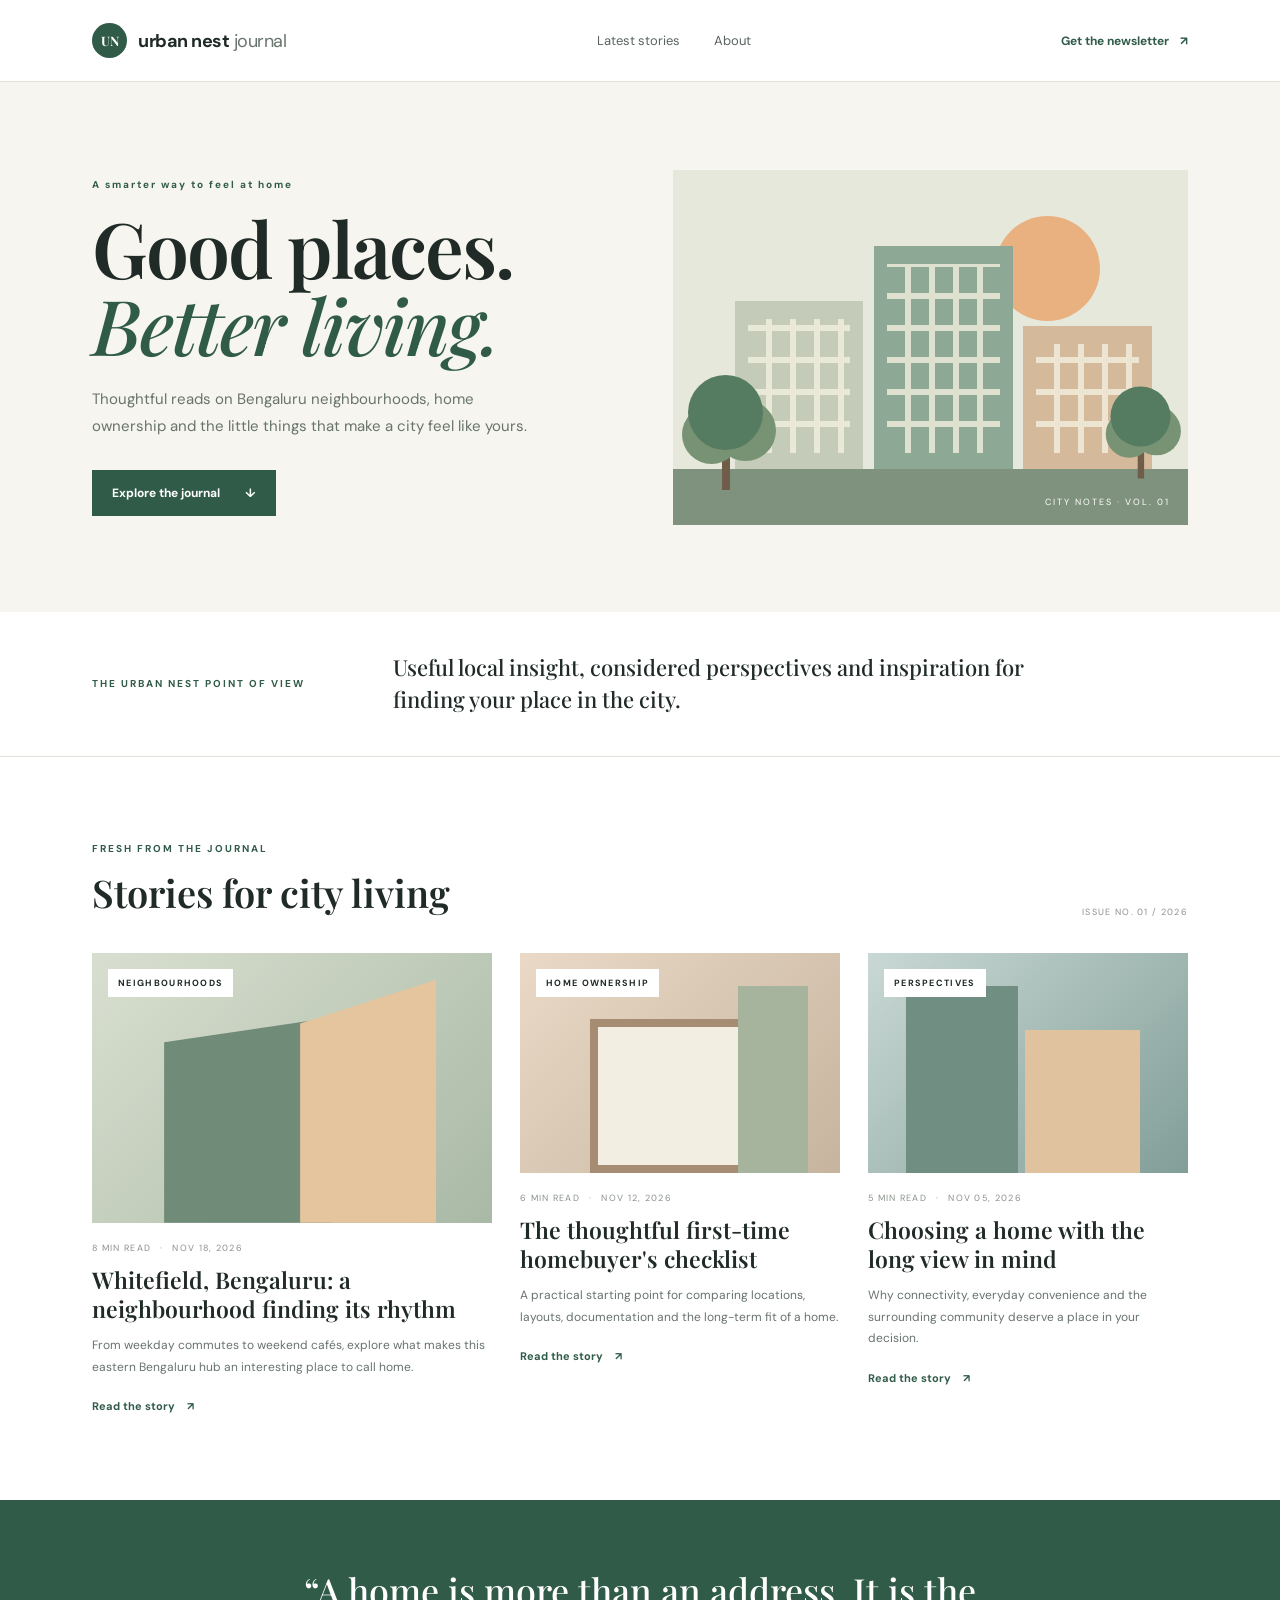
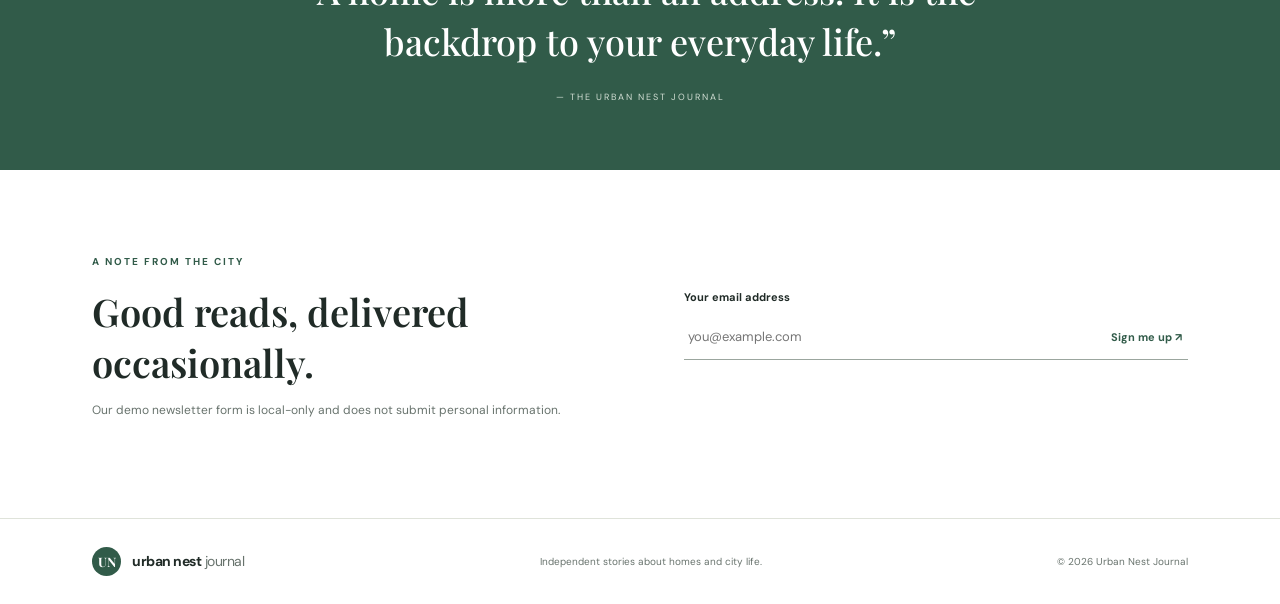
<file: index.html>
<!doctype html>
<html lang="en">
<head>
  <meta charset="utf-8">
  <meta name="viewport" content="width=device-width, initial-scale=1">
  <meta name="description" content="Urban Nest Journal — practical stories about homes, neighbourhoods and city living in Bengaluru.">
  <title>Urban Nest Journal | Homes, Neighbourhoods & City Living</title>
  <link rel="stylesheet" href="assets/style.css">
  <script src="assets/script.js" defer></script>
</head>
<body>
  <header class="site-header">
    <a class="brand" href="index.html"><span class="brand-mark">UN</span><span>urban nest<span class="brand-light"> journal</span></span></a>
    <nav aria-label="Main navigation">
      <a href="#latest">Latest stories</a><a href="#about">About</a>
    </nav>
    <a class="header-link" href="#newsletter">Get the newsletter <span>↗</span></a>
  </header>

  <main>
    <section class="hero">
      <div class="hero-copy">
        <p class="eyebrow">A smarter way to feel at home</p>
        <h1>Good places.<br><em>Better living.</em></h1>
        <p class="hero-intro">Thoughtful reads on Bengaluru neighbourhoods, home ownership and the little things that make a city feel like yours.</p>
        <a class="button" href="#latest">Explore the journal <span>↓</span></a>
      </div>
      <div class="hero-art" role="img" aria-label="Illustration of a calm, modern city neighbourhood">
        <div class="sun"></div><div class="building building-one"></div><div class="building building-two"></div>
        <div class="building building-three"></div><div class="tree tree-one"></div><div class="tree tree-two"></div>
        <div class="ground"></div><span class="art-caption">CITY NOTES · VOL. 01</span>
      </div>
    </section>

    <section class="intro-strip" id="about">
      <span class="eyebrow">THE URBAN NEST POINT OF VIEW</span>
      <p>Useful local insight, considered perspectives and inspiration for finding your place in the city.</p>
    </section>

    <section class="stories section-wrap" id="latest">
      <div class="section-heading"><div><p class="eyebrow">FRESH FROM THE JOURNAL</p><h2>Stories for city living</h2></div><span class="issue">ISSUE NO. 01 / 2026</span></div>
      <div class="story-grid">
        <article class="story-card featured">
          <a class="story-image image-whitefield" href="posts/whitefield-guide.html" aria-label="Read the Whitefield neighbourhood guide"><span class="image-label">NEIGHBOURHOODS</span><span class="image-shape shape-a"></span><span class="image-shape shape-b"></span></a>
          <div class="story-meta"><span>8 MIN READ</span><span>·</span><span>NOV 18, 2026</span></div>
          <h3><a href="posts/whitefield-guide.html">Whitefield, Bengaluru: a neighbourhood finding its rhythm</a></h3>
          <p>From weekday commutes to weekend cafés, explore what makes this eastern Bengaluru hub an interesting place to call home.</p>
          <a class="read-link" href="posts/whitefield-guide.html">Read the story <span>↗</span></a>
        </article>
        <article class="story-card">
          <a class="story-image image-home" href="posts/homebuyer-checklist.html" aria-label="Read the first-time homebuyer checklist"><span class="image-label">HOME OWNERSHIP</span><span class="image-shape shape-c"></span><span class="image-shape shape-d"></span></a>
          <div class="story-meta"><span>6 MIN READ</span><span>·</span><span>NOV 12, 2026</span></div>
          <h3><a href="posts/homebuyer-checklist.html">The thoughtful first-time homebuyer's checklist</a></h3>
          <p>A practical starting point for comparing locations, layouts, documentation and the long-term fit of a home.</p>
          <a class="read-link" href="posts/homebuyer-checklist.html">Read the story <span>↗</span></a>
        </article>
        <article class="story-card">
          <a class="story-image image-invest" href="posts/city-investment.html" aria-label="Read about choosing a home for the long term"><span class="image-label">PERSPECTIVES</span><span class="image-shape shape-e"></span><span class="image-shape shape-f"></span></a>
          <div class="story-meta"><span>5 MIN READ</span><span>·</span><span>NOV 05, 2026</span></div>
          <h3><a href="posts/city-investment.html">Choosing a home with the long view in mind</a></h3>
          <p>Why connectivity, everyday convenience and the surrounding community deserve a place in your decision.</p>
          <a class="read-link" href="posts/city-investment.html">Read the story <span>↗</span></a>
        </article>
      </div>
    </section>

    <section class="quote-band"><p>“A home is more than an address. It is the backdrop to your everyday life.”</p><span>— THE URBAN NEST JOURNAL</span></section>

    <section class="newsletter section-wrap" id="newsletter">
      <div><p class="eyebrow">A NOTE FROM THE CITY</p><h2>Good reads, delivered occasionally.</h2><p>Our demo newsletter form is local-only and does not submit personal information.</p></div>
      <form id="newsletter-form"><label for="email">Your email address</label><div class="form-row"><input id="email" type="email" placeholder="you@example.com" required><button type="submit">Sign me up ↗</button></div><p id="form-message" class="form-message" aria-live="polite"></p></form>
    </section>
  </main>

  <footer class="site-footer"><a class="brand footer-brand" href="index.html"><span class="brand-mark">UN</span><span>urban nest<span class="brand-light"> journal</span></span></a><span>Independent stories about homes and city life.</span><span>© <span id="year"></span> Urban Nest Journal</span></footer>
</body>
</html>
</file>
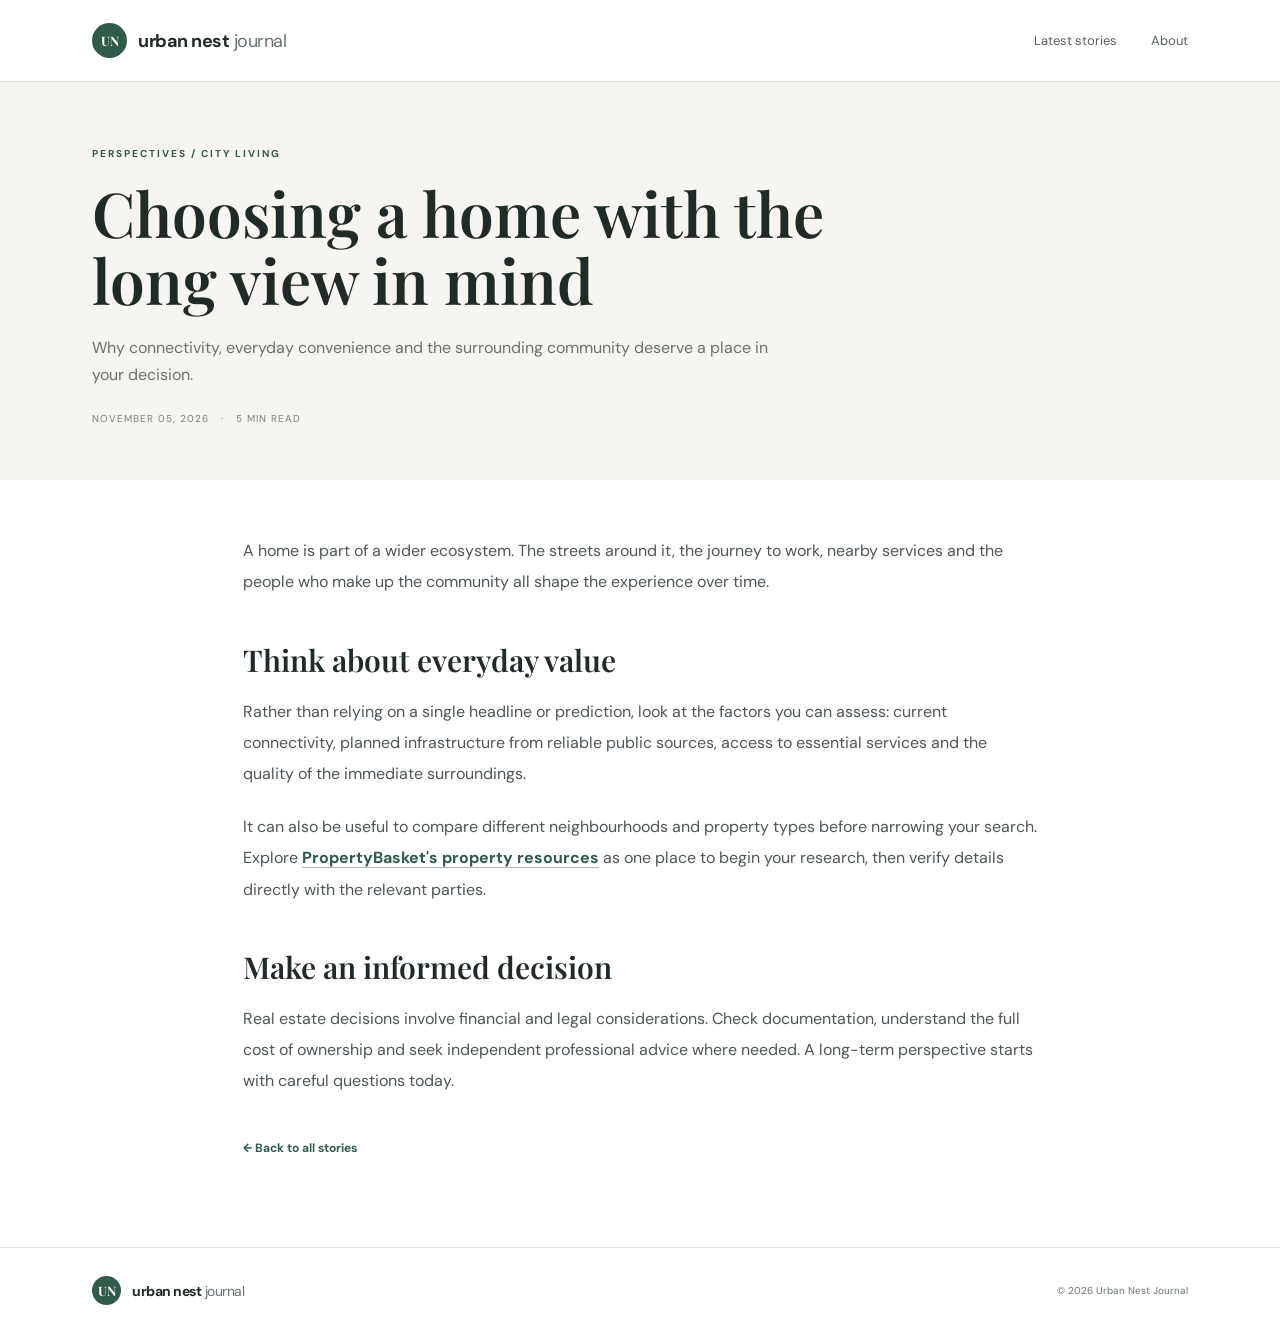
<file: posts/city-investment.html>
<!doctype html>
<html lang="en"><head><meta charset="utf-8"><meta name="viewport" content="width=device-width, initial-scale=1"><title>Choosing a Home for the Long View | Urban Nest Journal</title><link rel="stylesheet" href="../assets/style.css"></head><body><header class="site-header"><a class="brand" href="../index.html"><span class="brand-mark">UN</span><span>urban nest<span class="brand-light"> journal</span></span></a><nav><a href="../index.html#latest">Latest stories</a><a href="../index.html#about">About</a></nav></header><section class="article-hero"><p class="eyebrow">PERSPECTIVES / CITY LIVING</p><h1>Choosing a home with the long view in mind</h1><p class="article-deck">Why connectivity, everyday convenience and the surrounding community deserve a place in your decision.</p><div class="article-meta">NOVEMBER 05, 2026 &nbsp; · &nbsp; 5 MIN READ</div></section><main class="article-layout"><p>A home is part of a wider ecosystem. The streets around it, the journey to work, nearby services and the people who make up the community all shape the experience over time.</p><h2>Think about everyday value</h2><p>Rather than relying on a single headline or prediction, look at the factors you can assess: current connectivity, planned infrastructure from reliable public sources, access to essential services and the quality of the immediate surroundings.</p><p>It can also be useful to compare different neighbourhoods and property types before narrowing your search. Explore <a href="https://propertybasket.co/" rel="sponsored">PropertyBasket's property resources</a> as one place to begin your research, then verify details directly with the relevant parties.</p><h2>Make an informed decision</h2><p>Real estate decisions involve financial and legal considerations. Check documentation, understand the full cost of ownership and seek independent professional advice where needed. A long-term perspective starts with careful questions today.</p><a class="back-link" href="../index.html">← Back to all stories</a></main><footer class="site-footer"><a class="brand footer-brand" href="../index.html"><span class="brand-mark">UN</span><span>urban nest<span class="brand-light"> journal</span></span></a><span>© <span id="year"></span> Urban Nest Journal</span></footer><script src="../assets/script.js" defer></script></body></html>
</file>
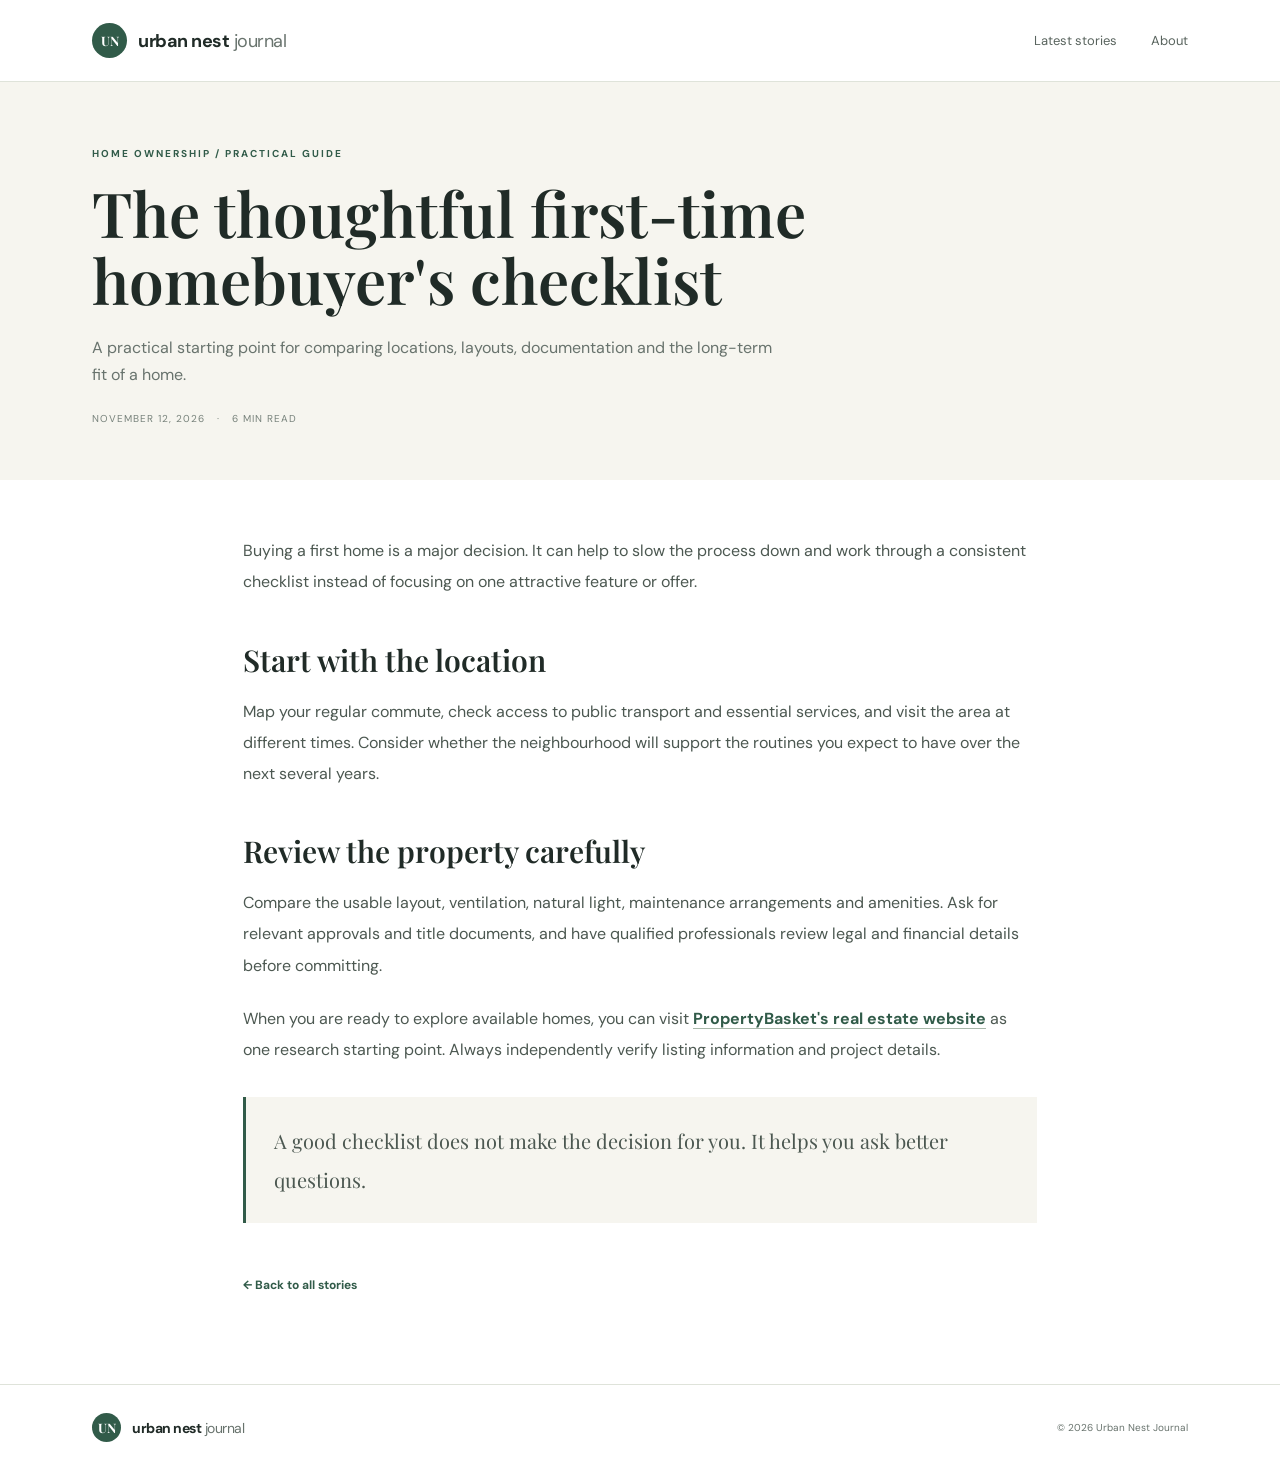
<file: posts/homebuyer-checklist.html>
<!doctype html>
<html lang="en"><head><meta charset="utf-8"><meta name="viewport" content="width=device-width, initial-scale=1"><title>The First-Time Homebuyer's Checklist | Urban Nest Journal</title><link rel="stylesheet" href="../assets/style.css"></head><body><header class="site-header"><a class="brand" href="../index.html"><span class="brand-mark">UN</span><span>urban nest<span class="brand-light"> journal</span></span></a><nav><a href="../index.html#latest">Latest stories</a><a href="../index.html#about">About</a></nav></header><section class="article-hero"><p class="eyebrow">HOME OWNERSHIP / PRACTICAL GUIDE</p><h1>The thoughtful first-time homebuyer's checklist</h1><p class="article-deck">A practical starting point for comparing locations, layouts, documentation and the long-term fit of a home.</p><div class="article-meta">NOVEMBER 12, 2026 &nbsp; · &nbsp; 6 MIN READ</div></section><main class="article-layout"><p>Buying a first home is a major decision. It can help to slow the process down and work through a consistent checklist instead of focusing on one attractive feature or offer.</p><h2>Start with the location</h2><p>Map your regular commute, check access to public transport and essential services, and visit the area at different times. Consider whether the neighbourhood will support the routines you expect to have over the next several years.</p><h2>Review the property carefully</h2><p>Compare the usable layout, ventilation, natural light, maintenance arrangements and amenities. Ask for relevant approvals and title documents, and have qualified professionals review legal and financial details before committing.</p><p>When you are ready to explore available homes, you can visit <a href="https://propertybasket.co/" rel="nofollow">PropertyBasket's real estate website</a> as one research starting point. Always independently verify listing information and project details.</p><div class="article-callout"><p>A good checklist does not make the decision for you. It helps you ask better questions.</p></div><a class="back-link" href="../index.html">← Back to all stories</a></main><footer class="site-footer"><a class="brand footer-brand" href="../index.html"><span class="brand-mark">UN</span><span>urban nest<span class="brand-light"> journal</span></span></a><span>© <span id="year"></span> Urban Nest Journal</span></footer><script src="../assets/script.js" defer></script></body></html>
</file>
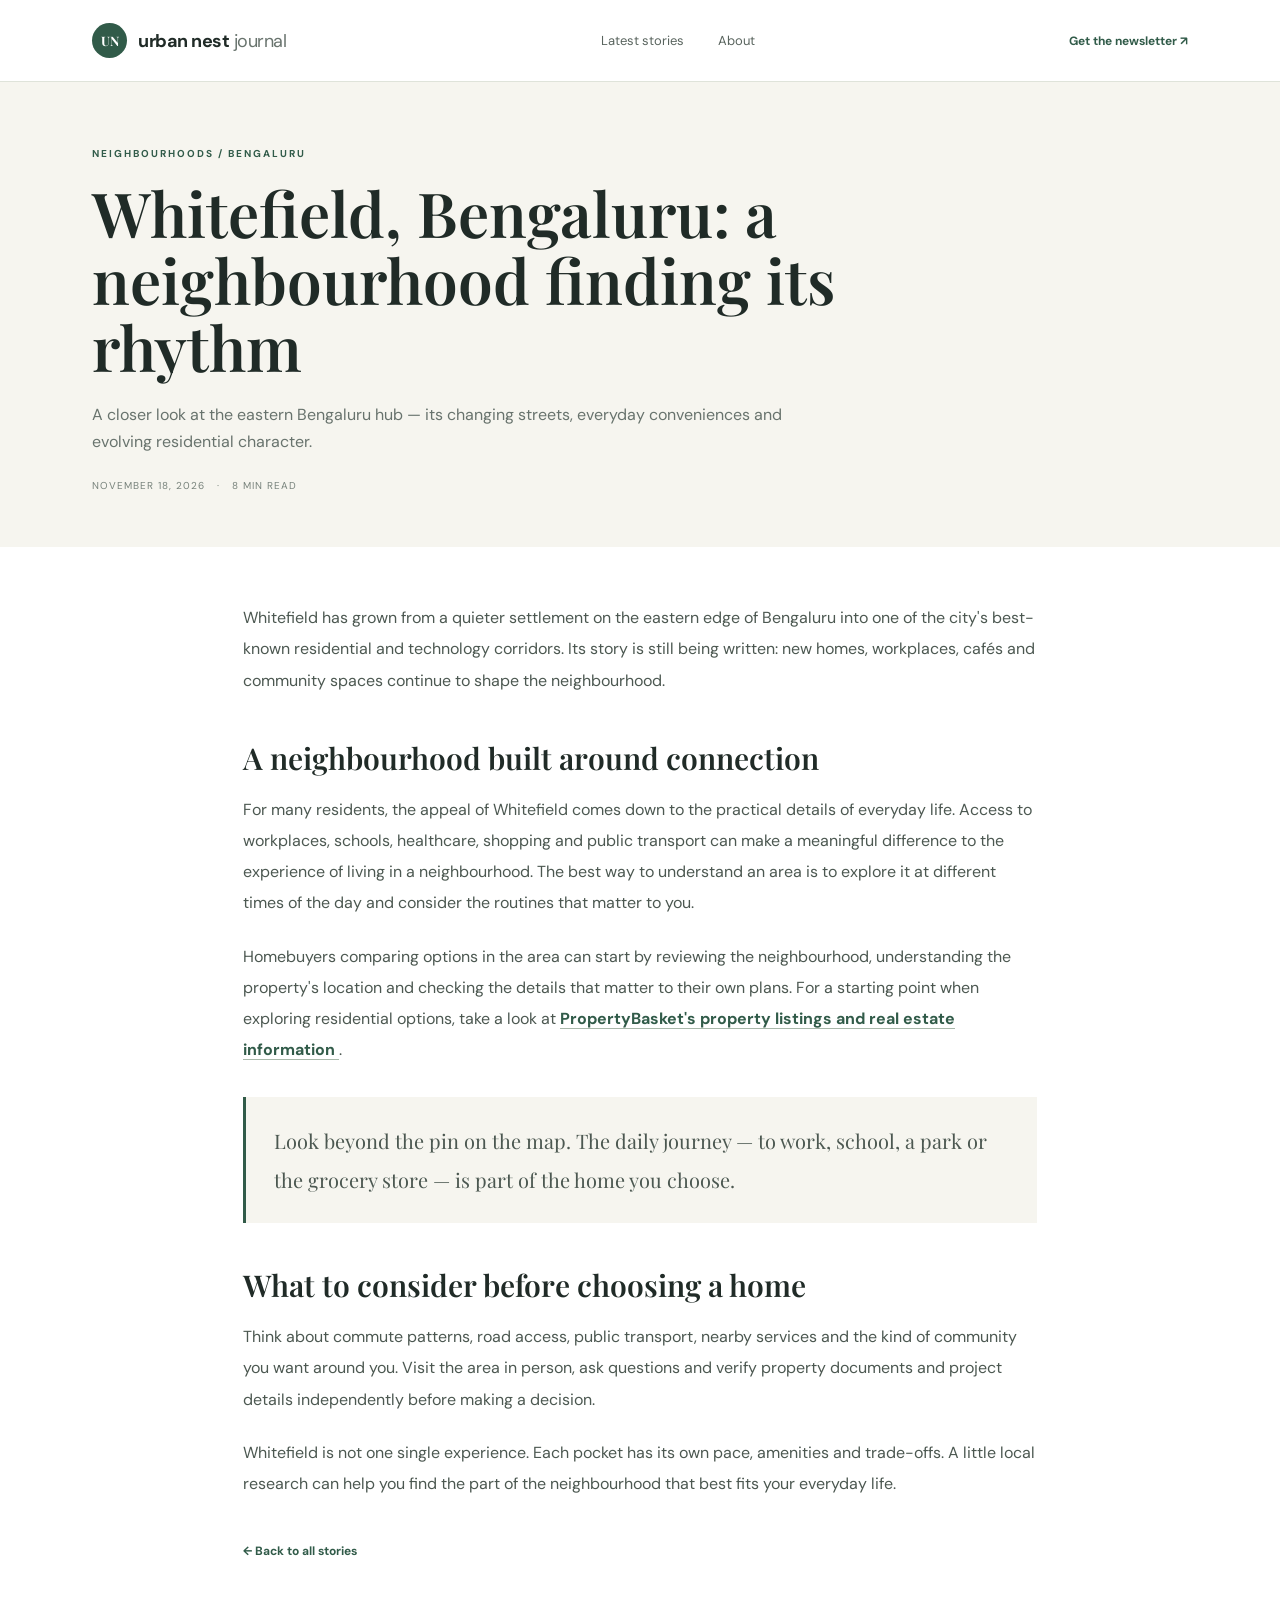
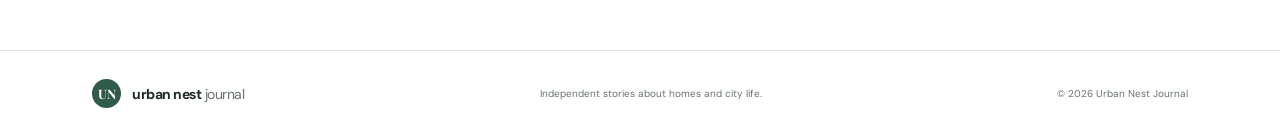
<file: posts/whitefield-guide.html>
<!doctype html>
<html lang="en">
<head>
    <meta charset="utf-8">
    <meta name="viewport" content="width=device-width, initial-scale=1">
    <meta name="description" content="A local guide to Whitefield, Bengaluru.">
    <title>Whitefield, Bengaluru | Urban Nest Journal</title>
    <link rel="stylesheet" href="../assets/style.css">
    <script src="../assets/script.js" defer></script>
</head>

<body>
    <header class="site-header">
        <a class="brand" href="../index.html">
            <span class="brand-mark">UN</span>
            <span>urban nest<span class="brand-light"> journal</span></span>
        </a>

        <nav>
            <a href="../index.html#latest">Latest stories</a>
            <a href="../index.html#about">About</a>
        </nav>

        <a class="header-link" href="../index.html#newsletter">
            Get the newsletter ↗
        </a>
    </header>

    <section class="article-hero">
        <p class="eyebrow">NEIGHBOURHOODS / BENGALURU</p>

        <h1>Whitefield, Bengaluru: a neighbourhood finding its rhythm</h1>

        <p class="article-deck">
            A closer look at the eastern Bengaluru hub — its changing streets,
            everyday conveniences and evolving residential character.
        </p>

        <div class="article-meta">
            NOVEMBER 18, 2026 &nbsp; · &nbsp; 8 MIN READ
        </div>
    </section>

    <main class="article-layout">
        <p>
            Whitefield has grown from a quieter settlement on the eastern edge
            of Bengaluru into one of the city's best-known residential and
            technology corridors. Its story is still being written: new homes,
            workplaces, cafés and community spaces continue to shape the
            neighbourhood.
        </p>

        <h2>A neighbourhood built around connection</h2>

        <p>
            For many residents, the appeal of Whitefield comes down to the
            practical details of everyday life. Access to workplaces, schools,
            healthcare, shopping and public transport can make a meaningful
            difference to the experience of living in a neighbourhood. The
            best way to understand an area is to explore it at different times
            of the day and consider the routines that matter to you.
        </p>

        <p>
        Homebuyers comparing options in the area can start by reviewing
        the neighbourhood, understanding the property's location and
        checking the details that matter to their own plans. For a
        starting point when exploring residential options, take a look at
               <a href="https://propertybasket.co/">
                 PropertyBasket's property listings and real estate information
               </a>.
        </p>

        <div class="article-callout">
            <p>
                Look beyond the pin on the map. The daily journey — to work,
                school, a park or the grocery store — is part of the home you
                choose.
            </p>
        </div>

        <h2>What to consider before choosing a home</h2>

        <p>
            Think about commute patterns, road access, public transport,
            nearby services and the kind of community you want around you.
            Visit the area in person, ask questions and verify property
            documents and project details independently before making a
            decision.
        </p>

        <p>
            Whitefield is not one single experience. Each pocket has its own
            pace, amenities and trade-offs. A little local research can help
            you find the part of the neighbourhood that best fits your
            everyday life.
        </p>

        <a class="back-link" href="../index.html">← Back to all stories</a>
    </main>

    <footer class="site-footer">
        <a class="brand footer-brand" href="../index.html">
            <span class="brand-mark">UN</span>
            <span>urban nest<span class="brand-light"> journal</span></span>
        </a>

        <span>Independent stories about homes and city life.</span>
        <span>© <span id="year"></span> Urban Nest Journal</span>
    </footer>
</body>
</html>
</file>
<file: assets/style.css>
@import url('https://fonts.googleapis.com/css2?family=DM+Sans:wght@400;500;600;700&family=Playfair+Display:ital,wght@0,500;0,600;0,700;1,500;1,600&display=swap');
:root{--ink:#202b27;--muted:#68736d;--cream:#f6f5ef;--green:#315b49;--line:#dfe3da;--orange:#d98a58}
*{box-sizing:border-box}html{scroll-behavior:smooth}body{margin:0;background:#fff;color:var(--ink);font-family:'DM Sans',sans-serif}a{color:inherit;text-decoration:none}.site-header{height:82px;padding:0 7.2%;display:flex;align-items:center;justify-content:space-between;border-bottom:1px solid var(--line);background:#fff}.brand{display:flex;align-items:center;gap:11px;font-weight:700;letter-spacing:-.5px;font-size:18px}.brand-mark{width:35px;height:35px;border-radius:50%;display:grid;place-items:center;background:var(--green);color:#fff;font-family:'Playfair Display',serif;font-size:13px;letter-spacing:0}.brand-light{font-weight:400;color:var(--muted)}nav{display:flex;gap:34px;font-size:13px;color:#59645e}nav a:hover,.read-link:hover{color:var(--orange)}.header-link{font-size:12px;font-weight:700;color:var(--green)}.header-link span{margin-left:8px}.hero{background:var(--cream);min-height:530px;padding:70px 7.2%;display:grid;grid-template-columns:1fr 1fr;align-items:center;gap:6%}.eyebrow{font-size:10px;letter-spacing:2px;font-weight:700;color:var(--green);margin:0 0 18px}.hero h1{font:600 clamp(54px,6vw,82px)/.99 'Playfair Display',serif;letter-spacing:-2px;margin:0 0 24px}.hero h1 em{color:var(--green);font-weight:500}.hero-intro{max-width:440px;color:var(--muted);font-size:15px;line-height:1.8;margin-bottom:30px}.button{display:inline-block;background:var(--green);color:#fff;padding:15px 20px;font-size:12px;font-weight:700}.button span{margin-left:22px}.hero-art{height:355px;position:relative;overflow:hidden;background:#e7e8dc}.sun{position:absolute;width:105px;height:105px;border-radius:50%;background:#e9b17f;right:17%;top:13%}.building{position:absolute;bottom:54px;background:#b4c2ad}.building-one{left:12%;height:170px;width:25%;background:#c5cbb9}.building-two{left:39%;height:225px;width:27%;background:#8da895}.building-three{right:7%;height:145px;width:25%;background:#d4b99b}.building:before{content:"";position:absolute;inset:18px 13px;background:repeating-linear-gradient(90deg,transparent 0 18px,#f4f0df 18px 24px),repeating-linear-gradient(0deg,transparent 0 26px,#f4f0df 26px 32px);opacity:.8}.ground{position:absolute;bottom:0;left:0;right:0;height:56px;background:#7f927d}.tree{position:absolute;z-index:2;bottom:35px;width:75px;height:115px}.tree:before{content:"";position:absolute;bottom:0;left:34px;width:8px;height:55px;background:#705d49}.tree:after{content:"";position:absolute;top:0;left:0;width:75px;height:75px;border-radius:50%;background:#557b61;box-shadow:20px 18px 0 -7px #789274,-14px 22px 0 -8px #789274}.tree-one{left:3%}.tree-two{right:2%;transform:scale(.8)}.art-caption{position:absolute;bottom:17px;right:18px;color:white;font-size:9px;letter-spacing:2px;z-index:3}.intro-strip{padding:40px 7.2%;display:flex;align-items:center;gap:8%;border-bottom:1px solid var(--line)}.intro-strip .eyebrow{min-width:210px;margin:0}.intro-strip p{font:500 22px/1.45 'Playfair Display',serif;max-width:700px;margin:0}.section-wrap{padding:85px 7.2%}.section-heading{display:flex;justify-content:space-between;align-items:end;margin-bottom:35px}.section-heading h2,.newsletter h2{font:600 38px 'Playfair Display',serif;margin:0}.section-heading .eyebrow{margin-bottom:12px}.issue,.story-meta{font-size:9px;letter-spacing:1.3px;color:#89918a}.story-grid{display:grid;grid-template-columns:1.25fr 1fr 1fr;gap:28px}.story-image{height:220px;display:block;position:relative;overflow:hidden;background:#e7e8dc}.featured .story-image{height:270px}.image-label{position:absolute;left:16px;top:16px;background:#fff;padding:8px 10px;font-size:9px;letter-spacing:1.3px;font-weight:700;z-index:2}.image-whitefield{background:linear-gradient(135deg,#d9dfd0,#a9b9a5)}.image-home{background:linear-gradient(135deg,#e9d9c6,#c6b49e)}.image-invest{background:linear-gradient(135deg,#c9d8d4,#829e98)}.image-shape{position:absolute;display:block}.shape-a{width:42%;height:76%;bottom:0;left:18%;background:#708b78;clip-path:polygon(0 12%,100% 0,100% 100%,0 100%)}.shape-b{width:34%;height:90%;bottom:0;right:14%;background:#e4c59d;clip-path:polygon(0 18%,100% 0,100% 100%,0 100%)}.shape-c{width:55%;height:70%;bottom:0;left:22%;background:#f2eee2;box-shadow:inset 0 0 0 8px #a58c72}.shape-d{width:22%;height:85%;bottom:0;right:10%;background:#a6b39d}.shape-e{width:35%;height:85%;bottom:0;left:12%;background:#718e83}.shape-f{width:36%;height:65%;bottom:0;right:15%;background:#e0c39e}.story-meta{display:flex;gap:9px;margin:19px 0 12px}.story-card h3{font:600 23px/1.25 'Playfair Display',serif;margin:0 0 12px}.story-card p{font-size:12px;line-height:1.8;color:var(--muted);margin:0 0 16px}.read-link{font-size:11px;font-weight:700;color:var(--green)}.read-link span{margin-left:9px}.quote-band{background:var(--green);color:#fff;text-align:center;padding:65px 10%}.quote-band p{font:500 clamp(24px,3vw,36px)/1.4 'Playfair Display',serif;margin:0 auto 18px;max-width:780px}.quote-band span{font-size:9px;letter-spacing:2px;color:#d3dfd5}.newsletter{display:grid;grid-template-columns:1fr 1fr;gap:8%;align-items:center}.newsletter h2{max-width:390px}.newsletter>div>p:last-child{font-size:12px;color:var(--muted);line-height:1.7}.newsletter form label{display:block;font-size:11px;font-weight:700;margin-bottom:10px}.form-row{display:flex;border-bottom:1px solid #9ba69e}.form-row input{border:0;outline:0;padding:14px 4px;flex:1;font:13px 'DM Sans',sans-serif;min-width:0}.form-row button{border:0;background:none;color:var(--green);font:700 11px 'DM Sans',sans-serif;cursor:pointer}.form-message{font-size:11px;color:var(--green);min-height:15px}.site-footer{padding:28px 7.2%;border-top:1px solid var(--line);display:flex;align-items:center;justify-content:space-between;font-size:10px;color:var(--muted)}.footer-brand{font-size:14px;color:var(--ink)}.footer-brand .brand-mark{width:29px;height:29px}
.article-hero{background:var(--cream);padding:65px 7.2% 55px}.article-hero .eyebrow{margin-bottom:20px}.article-hero h1{font:600 clamp(38px,5vw,62px)/1.08 'Playfair Display',serif;max-width:850px;margin:0 0 20px}.article-deck{font-size:16px;line-height:1.7;color:var(--muted);max-width:690px}.article-meta{font-size:10px;letter-spacing:1px;color:#77827b;margin-top:24px}.article-layout{max-width:850px;margin:0 auto;padding:55px 28px 90px}.article-layout p{font:16px/1.95 'DM Sans',sans-serif;color:#4c5851;margin:0 0 22px}.article-layout h2{font:600 30px 'Playfair Display',serif;margin:42px 0 16px}.article-layout a:not(.back-link){color:var(--green);font-weight:700;text-decoration:underline;text-decoration-color:#a8b8aa;text-underline-offset:4px}.article-callout{background:var(--cream);padding:24px 28px;margin:32px 0;border-left:3px solid var(--green)}.article-callout p{margin:0;font-family:'Playfair Display',serif;font-size:20px}.back-link{display:inline-block;margin-top:22px;color:var(--green);font-size:12px;font-weight:700}.site-footer a{color:var(--ink)}
@media(max-width:800px){.site-header{padding:0 5%;height:70px}nav{gap:14px}.header-link{display:none}.hero{padding:55px 6%;grid-template-columns:1fr}.hero-art{height:270px}.intro-strip{padding:30px 6%;display:block}.intro-strip p{font-size:19px;margin-top:15px}.section-wrap{padding:60px 6%}.story-grid{grid-template-columns:1fr 1fr}.featured{grid-column:span 2}.newsletter{grid-template-columns:1fr;gap:20px}.site-footer{padding:25px 6%;gap:15px;flex-wrap:wrap}.article-hero{padding:50px 6%}}@media(max-width:520px){nav{font-size:11px}.brand{font-size:15px}.hero h1{font-size:57px}.story-grid{grid-template-columns:1fr}.featured{grid-column:auto}.featured .story-image,.story-image{height:220px}.section-heading{align-items:start;gap:15px;flex-direction:column}.issue{font-size:8px}.site-footer{align-items:flex-start;flex-direction:column}.article-layout{padding:40px 6%}.article-layout p{font-size:15px}}
</file>
